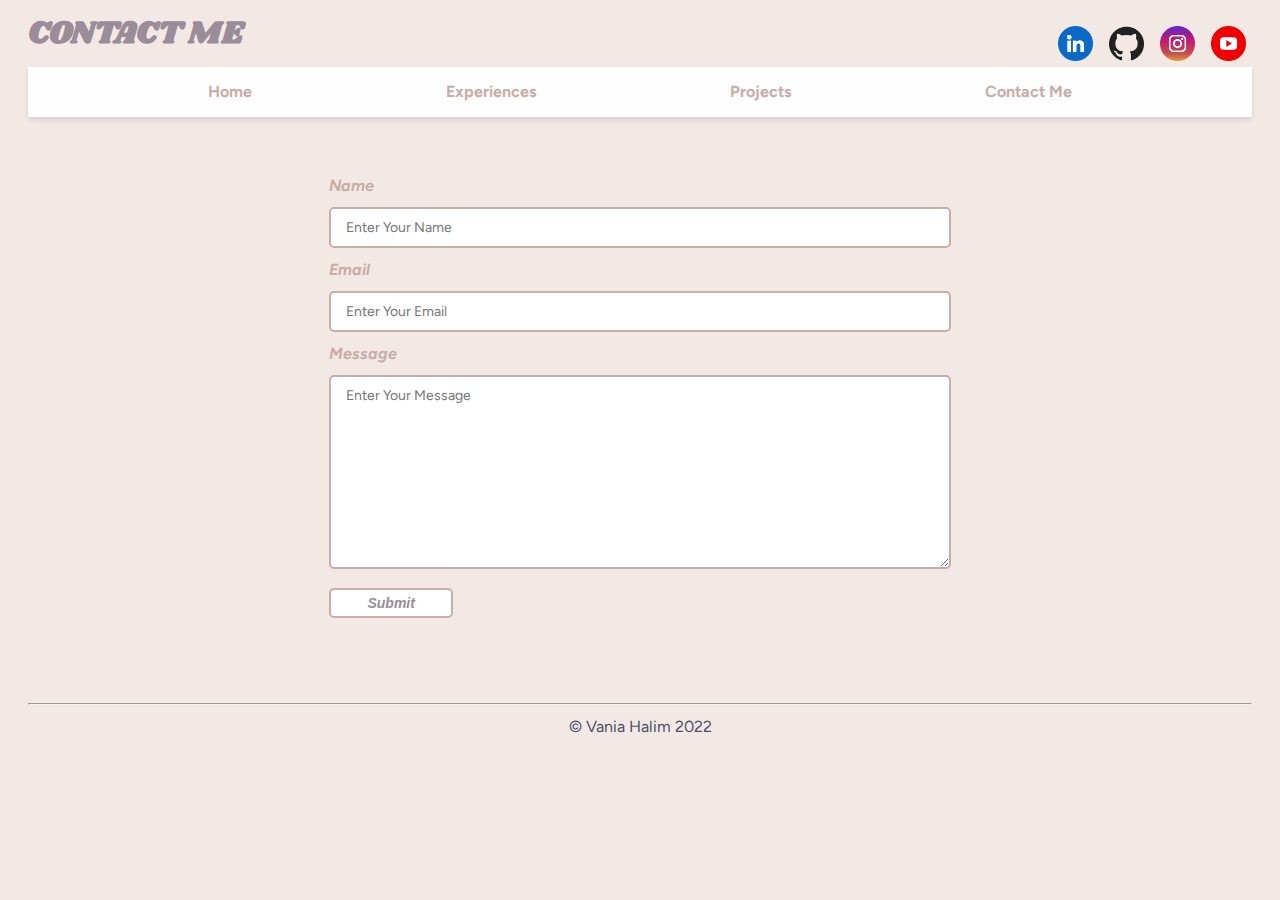
<file: contact.html>
<!DOCTYPE html>
<html lang="en">
<head>
    <meta charset="utf-8" />
    <meta name="author" content="Vania">
    <meta http-equiv="X-UA-Compatible" content="IE=edge" />
    <meta name="viewport" content="width=device-width, initial-scale=1.0" />
    <meta name="keywords" content="Carnegie Mellon University, Information Systems">
    <meta name="description" content="Vania's professional website">
    <title>Vania's Professional Website</title>

    <link rel="stylesheet" type="text/css" href="assets/css/styles.css">

    <link
      rel="icon"
      type="image/png"
      sizes="32x32"
      href="assets/images/headshot.jpg"
    />

    <link
      rel="stylesheet"
      href="https://cdnjs.cloudflare.com/ajax/libs/animate.css/4.1.1/animate.min.css"
    />

</head>
<body>
    <header>
        <h2>CONTACT ME</h2>
        <div class="socials">
          <a href="https://www.linkedin.com/in/vania-halim/" target="_blank"
            ><img
              src="assets/images/icons/linkedin.png"
              alt="LinkedIn"
              loading="lazy"
              class="socicon"
          /></a>
          <a href="https://github.com/vaniahalim" target="_blank"
            ><img
              src="assets/images/icons/github.png"
              alt="Github"
              loading="lazy"
              class="socicon"
          /></a>
          <a href="https://www.instagram.com/vaniacrystall/" target="_blank"
            ><img
              src="assets/images/icons/instagram.png"
              alt="Instagram"
              loading="lazy"
              class="socicon"
          /></a>
          <a href="https://www.youtube.com/channel/UCC_NvPN6S_OUIr4B5WOLBUQ" target="_blank"
            ><img
              src="assets/images/icons/youtube.png"
              alt="YouTube"
              loading="lazy"
              class="socicon"
          /></a>
      </div>
    </header>
    <nav>
      <ul class = "navigation">
          <a href="index.html" class="nav-link">Home</a>
          <a href="experience.html" class="nav-link">Experiences</a>
          <a href="projects.html" class="nav-link">Projects</a>
          <a href="contact.html" class="nav-link">Contact Me</a>
        </ul>
      <button class="burger-menu" id="burger-menu">
        <ion-icon class="bars" name="menu-outline"></ion-icon>
      </button>
    </nav>
    <div id="content">
      <section class="contact" id="contact">
        <div class="contact-form-container">
          <div class="contact-form">
            <form action="https://formspree.io/f/xyylngw" method="POST">
              <div class="form-control">
                <label for="name">Name</label>
                <input
                  type="text"
                  id="name"
                  name="sender-name"
                  placeholder="Enter Your Name"
                  class="input-field"
                  required
                />
              </div>
              <div class="form-control">
                <label for="email">Email</label>
                <input
                  type="email"
                  id="email"
                  name="sender-email"
                  placeholder="Enter Your Email"
                  class="input-field"
                  required
                />
              </div>
              <div class="form-control">
                <label for="message">Message</label>
                <textarea
                  id="message"
                  cols="60"
                  rows="10"
                  placeholder="Enter Your Message"
                  name="message"
                  class="input-field"
                  required
                ></textarea>
              </div>
              <input
                type="submit"
                value="Submit"
                id="submit-btn"
                class="submit-btn"
              />
            </form>
          </div>
        </div>
      </section>
    </div>
    <footer>
        <hr>
        &copy; Vania Halim 2022<br>
    </footer>
</body>
</html>
</file>
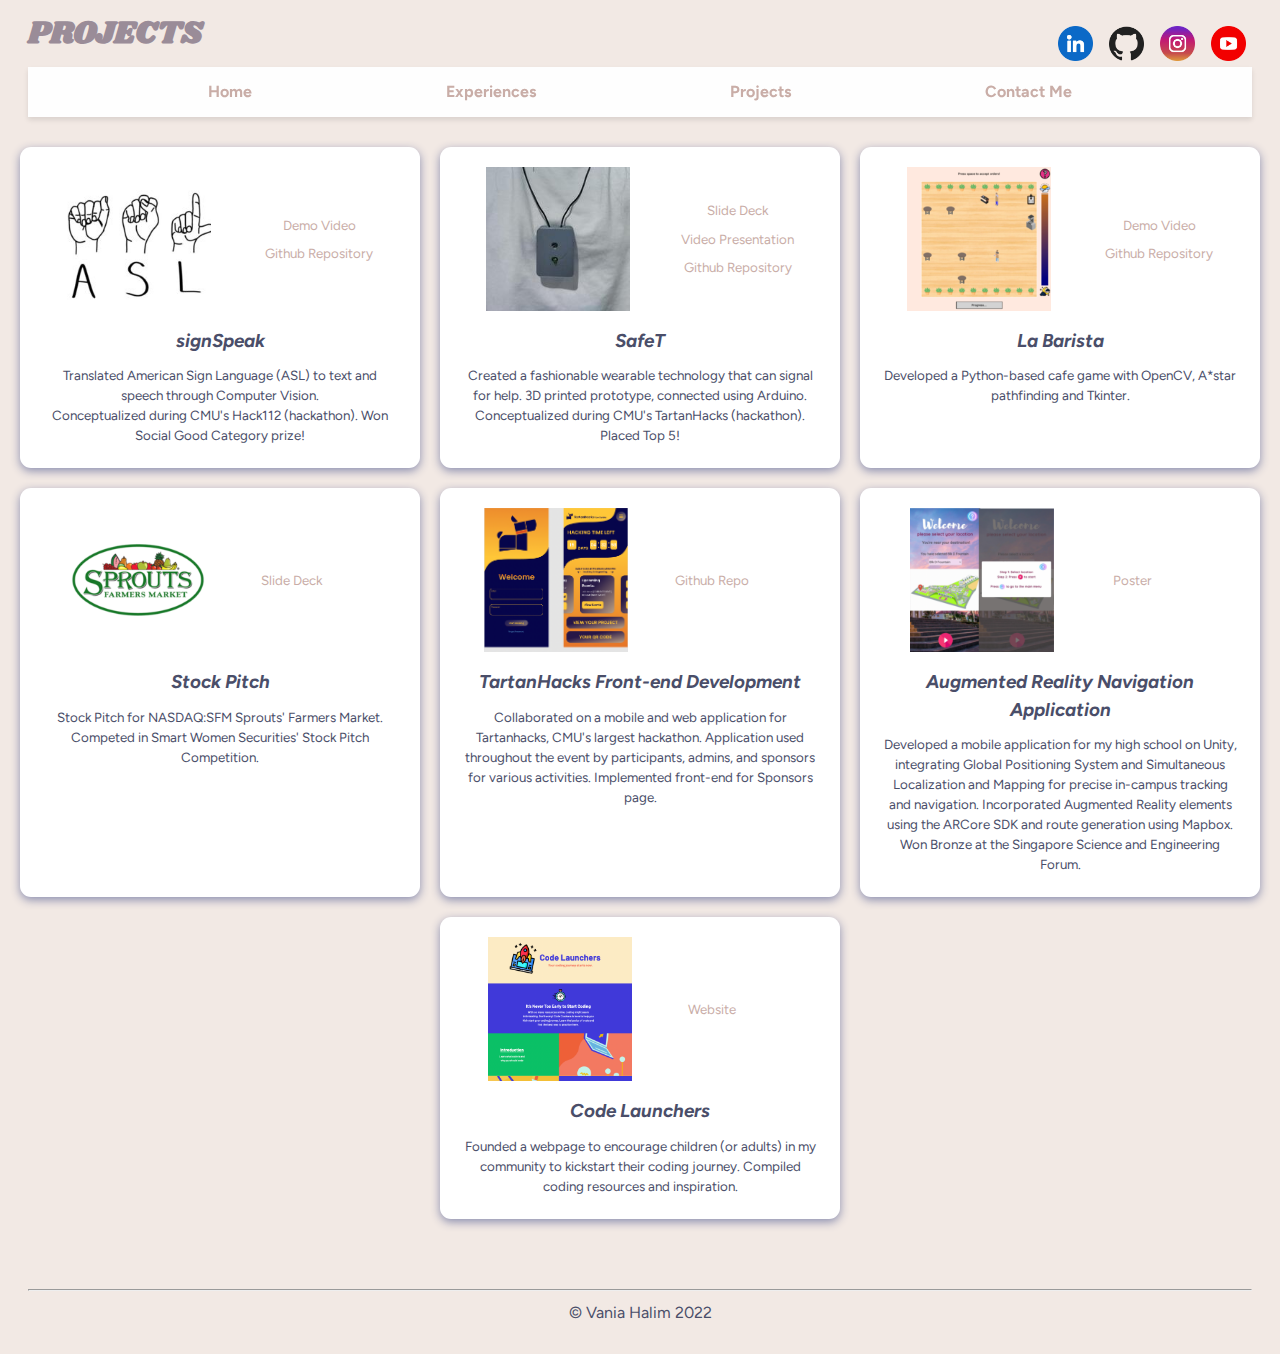
<file: projects.html>
<!DOCTYPE html>
<html lang="en">
<head>
    <meta charset="utf-8" />
    <meta name="author" content="Vania">
    <meta http-equiv="X-UA-Compatible" content="IE=edge" />
    <meta name="viewport" content="width=device-width, initial-scale=1.0" />
    <meta name="keywords" content="Carnegie Mellon University, Information Systems">
    <meta name="description" content="Vania's professional website">
    <title>Vania's Professional Website</title>

    <link rel="stylesheet" type="text/css" href="assets/css/styles.css">

    <link
      rel="icon"
      type="image/png"
      sizes="32x32"
      href="assets/images/headshot.jpg"
    />

    <link
      rel="stylesheet"
      href="https://cdnjs.cloudflare.com/ajax/libs/animate.css/4.1.1/animate.min.css"
    />

</head>
<body>
    <header>
        <h2>PROJECTS</h2>
        <div class="socials">
          <a href="https://www.linkedin.com/in/vania-halim/" target="_blank"
            ><img
              src="assets/images/icons/linkedin.png"
              alt="LinkedIn"
              loading="lazy"
              class="socicon"
          /></a>
          <a href="https://github.com/vaniahalim" target="_blank"
            ><img
              src="assets/images/icons/github.png"
              alt="Github"
              loading="lazy"
              class="socicon"
          /></a>
          <a href="https://www.instagram.com/vaniacrystall/" target="_blank"
            ><img
              src="assets/images/icons/instagram.png"
              alt="Instagram"
              loading="lazy"
              class="socicon"
          /></a>
          <a href="https://www.youtube.com/channel/UCC_NvPN6S_OUIr4B5WOLBUQ" target="_blank"
            ><img
              src="assets/images/icons/youtube.png"
              alt="YouTube"
              loading="lazy"
              class="socicon"
          /></a>
      </div>
    </header>
    <nav>
      <ul class = "navigation">
          <a href="index.html" class="nav-link">Home</a>
          <a href="experience.html" class="nav-link">Experiences</a>
          <a href="projects.html" class="nav-link">Projects</a>
          <a href="contact.html" class="nav-link">Contact Me</a>
      </ul>
      <button class="burger-menu" id="burger-menu">
        <ion-icon class="bars" name="menu-outline"></ion-icon>
      </button>
    </nav>
    <div id="content">
        <section class="projects" id="projects">
          <div class="projects-container">
            <div class="project-container project-card">
              <section class="project-links">
                <img
                src="assets/presentation/asl.png"
                alt="signSpeak"
                loading="lazy"
                class="project-pic"
                />
                <div>
                  <a href="https://youtu.be/e7JpYViUqVc" target="_blank" class="project-link">Demo Video</a><br>
                  <a href="https://github.com/vaniahalim/hack112" target="_blank" class="project-link">Github Repository</a>
                </div>
              </section>
              <h3 class="project-title">signSpeak</h3>
              <p class="project-details">
                Translated American Sign Language (ASL) to text and speech through Computer Vision. <br>
                Conceptualized during CMU's Hack112 (hackathon). Won Social Good Category prize! 
              </p>
            </div>

            <div class="project-container project-card">
              <section class="project-links">
                <img
                  src="assets/presentation/safet.png"
                  alt="safet"
                  loading="lazy"
                  class="project-pic"
                />
                <div>
                  <a href="assets/presentation/safet.pdf" target="_blank" class="project-link">Slide Deck</a><br>
                  <a href="assets/presentation/safet.mov" target="_blank" class="project-link">Video Presentation</a><br>
                  <a href="https://github.com/vaniahalim/tartanhacks2022-weirdoughs" target="_blank" class="project-link">Github Repository</a>
                </div>
              </section>
              <h3 class="project-title">SafeT</h3>
              <p class="project-details">
                Created a fashionable wearable technology that can signal for help. 3D printed prototype, connected using Arduino.
                Conceptualized during CMU's TartanHacks (hackathon). Placed Top 5!
              </p>
              </div>

            <div class="project-container project-card">
              <section class="project-links">
                <img
                  src="assets/presentation/lb.png"
                  alt="labarista"
                  loading="lazy"
                  class="project-pic"
                />
                <div>
                  <a href="https://youtu.be/bOJUl3a9Ueo" target="_blank" class="project-link">Demo Video</a><br>
                  <a href="https://github.com/vaniahalim/15112-TP" target="_blank" class="project-link">Github Repository</a>
                </div>
              </section>
              <h3 class="project-title">La Barista</h3>
              <p class="project-details">
                Developed a Python-based cafe game with OpenCV, A*star pathfinding and Tkinter.
              </p>
              </div>

            <div class="project-container project-card">
              <section class="project-links">
                <img
                  src="assets/presentation/sfm.png"
                  alt="sfm"
                  loading="lazy"
                  class="project-pic"
                />
                <a href="assets/presentation/sfm.pdf" target="_blank" class="project-link">Slide Deck</a><br>
              </section>
              <h3 class="project-title">Stock Pitch</h3>
              <p class="project-details">
                Stock Pitch for NASDAQ:SFM Sprouts' Farmers Market. Competed in Smart Women Securities' Stock Pitch Competition.
              </p>
            </div>

            <div class="project-container project-card">
              <section class="project-links">
                <img
                  src="assets/presentation/tartanhacks.png"
                  alt="scottylabs"
                  loading="lazy"
                  class="project-pic"
                  height=200px
                  width=200px
                />
                <a href="https://github.com/ScottyLabs/tartanhacks_dashboard_v2" target="_blank" class="project-link">Github Repo</a><br>
              </section>
              <h3 class="project-title">TartanHacks Front-end Development</h3>
              <p class="project-details">
                Collaborated on a mobile and web application for Tartanhacks, CMU's largest hackathon.
                Application used throughout the event by participants, admins, and sponsors for various activities.
                Implemented front-end for Sponsors page.
              </p>
            </div>

            <div class="project-container project-card">
              <section class="project-links">
                <img
                  src="assets/presentation/ar.png"
                  alt="scottylabs"
                  loading="lazy"
                  class="project-pic"
                  height=200px
                  width=200px
                />
                <a href="assets/presentation/poster.pdf" target="_blank" class="project-link">Poster</a><br>
              </section>
              <h3 class="project-title">Augmented Reality Navigation Application</h3>
              <p class="project-details">
                Developed a mobile application for my high school on Unity, integrating Global Positioning System and Simultaneous Localization and Mapping for precise in-campus tracking and navigation. 
                Incorporated Augmented Reality elements using the ARCore SDK and route generation using Mapbox.
                Won Bronze at the Singapore Science and Engineering Forum.
              </p>
            </div>

            <div class="project-container project-card">
              <section class="project-links">
                <img
                  src="assets/presentation/codelaunchers.png"
                  alt="codelaunchers"
                  loading="lazy"
                  class="project-pic"
                  height=200px
                  width=200px
                />
                <a href="https://learncodingtoday.wixsite.com/codelaunchers" target="_blank" class="project-link">Website</a><br>
              </section>
              <h3 class="project-title">Code Launchers</h3>
              <p class="project-details">
                Founded a webpage to encourage children (or adults) in my community to kickstart their coding journey.
                Compiled coding resources and inspiration.
              </p>
            </div>

          
          </div>
        </section>
    </div>
    <footer>
        <hr>
        &copy; Vania Halim 2022<br>
    </footer>
</body>
</html>
</file>
<file: assets/css/styles.css>
@import url("https://fonts.googleapis.com/css2?family=Spectral:ital,wght@0,400;0,900;1,700&display=swap");
@import url("https://fonts.googleapis.com/css2?family=Secular One:ital,wght@0,400;0,900;1,700&display=swap");
@import url("https://fonts.googleapis.com/css2?family=Shrikhand:ital,wght@0,400;0,900;1,700&display=swap");
@import url("https://fonts.googleapis.com/css2?family=Secular One:ital,wght@0,400;0,900;1,700&display=swap");
@import url('https://fonts.googleapis.com/css2?family=Rubik:ital,wght@0,400;0,700;0,800;1,700&display=swap');
@import url("https://fonts.googleapis.com/css2?family=Figtree:ital,wght@0,300..900;1,300..900&display=swap");

/* Variables */
:root {
  --font-family: "Figtree", sans-serif;
  --normal-font: 400;
  --bold-font: 700;
  --bolder-font: 900;
  /* --bg-color: rgb(255, 235, 239); */
  --bg-color: #F2E9E4;
  --primary-color: #C9ADA7;
  --secondary-color: #9A8C98;
  --primary-shadow: #8b8eaf;
  --body-color: #4A4E69;
  --secondary-shadow: #a17a69;
  --box-color: rgb(238, 250, 255);
  --bottom-margin: 0.5rem;
  --bottom-margin-2: 1rem;
  --line-height: 1.7rem;
  --transition: 0.3s;
}
/* Variables end */

html {
  scroll-behavior: smooth;
}

/* CSS Resets */
* {
  margin: 1;
  padding: 0;
  box-sizing: border-box;
}

ul {
  list-style-type: none;
}

a {
  text-decoration: none;
  color: var(--primary-color);
}

a:hover {
  color: var(--secondary-color);
}

body {
  font-family: var(--font-family);
  font-size: 100%;
  line-height: 1.7em;
  color: var(--body-color);
  background-color: var(--bg-color);
  margin: 1;
}

/* 
body{
    font-family:-apple-system, BlinkMacSystemFont, 'Segoe UI', Roboto, Oxygen, Ubuntu, Cantarell, 'Open Sans', 'Helvetica Neue', sans-serif;
    font-size: 100%;
    line-height: 1.7em;
    color:black;
} */

h1{
    color:var(--secondary-color);
    font-family: "Shrikhand";
    font-size: 3em;
    margin: 20px 20px 10px;
}

h2 {
    font-family: "Shrikhand";
    color:var(--secondary-color);
    font-weight: var(--bold-font);
    font-size: 2em;
    margin: 20px 20px 10px;
}

h3 {
    font-family: var(--font-family);
    font-weight: var(--bold-font);
    margin: 10px 20px;
}

h4 {
    font-family: var(--font-family);
    font-weight: var(--bold-font);
    margin: 20px 20px 0px;
}


/* navigation */
nav ul{
    font-weight: 700;
    margin: 20px;
    position: sticky;
    top: 0;
    z-index: 1;
    display: flex;
    align-items: center;
    justify-content: space-evenly;
    padding: 0.7rem 1rem;
    box-shadow: 0 3px 5px rgba(0, 0, 0, 0.1);
    background-color: rgb(254, 254, 254);
}

nav a {
    color: var(--primary-color);
    transition: var(--transition);
}
nav a:hover {
    color: var(--secondary-color);
    border-bottom: 2px solid var(--secondary-color);
}

nav ul {
    display: flex;
    gap: 1.9rem;
}

.burger-menu {
    color: var(--primary-color);
    font-size: 2rem;
    border: 0;
    background-color: transparent;
    cursor: pointer;
    display: none;
}

/* footer */
footer {
    padding: 1.25rem;
    text-align: center;
    margin: 2rem 0 0;
}

/* socials */
.socials {
    display: flex;
    flex-direction: row;
    right: 2%;
    top: 2%;
    position: absolute;
}
  
.socicon {
    width: 3.2rem;
    height: 3.2rem;
    padding: 0.5rem;
}

/* hero */
.hero {
    display: flex;
    align-items: center;
    justify-content: center;
    gap: 2.5rem;
    max-width: 68.75rem;
    margin: auto;
}

.hero img {
    padding: 0.5rem 0.5rem;
    border-radius: 50%;
    width:250px;
    height:250px;
    object-fit:cover;
    box-shadow: 0px 2px 15px 1px var(--primary-shadow);
}

.bio {
    width: 25rem;
    padding: 0.25rem;
    border-radius: 6px;
    /* box-shadow: 0px 2px 15px 2px var(--primary-shadow); */
    background-color:rgb(254, 254, 254);
}

.bio h3 {
    margin-bottom: var(--bottom-margin);
    text-align: center;
}

.bio p {
    line-height: var(--line-height);
    padding: 0.3rem;
    text-align: center;
}

/* languages table */

.lang-table {
    margin: 20px;
    font-size: 0.9em;
    border-color:rgb(52, 16, 119);
    border-collapse: collapse;
    box-shadow: 0 0 20px rgba(0, 0, 0, 0.15);
    border-radius: 6px;  
}

.lang-table thead th{
    background-color: var(--primary-color);
    color: white;
    text-align: left;
}

.lang-table th,
.lang-table td {
    padding: 1px 10px;
    justify-content: start;
    width: 150px;
    text-align: left;
}

.lang-table tr:hover {
    /* background-color:rgb(202, 235, 250); */
    font-weight:bold;
}

.lang-table tr {
    border-bottom: thin solid #d0cbcb;
}

.lang-table tr:nth-of-type(even) {
    background-color: #ffffffff;
}


/* courses table */
/* table tr {
	display: table-cell;
}
table tr td {
	display: block;
} */

table {
    display: table;
}

.styled-table h4 {
   margin: 20px;
}

.styled-table {
    border-collapse: collapse;
    margin: 20px;
    font-size: 0.9em;
    box-shadow: 0 0 20px rgba(0, 0, 0, 0.15);
}

.styled-table thead tr {
    background-color: var(--primary-color) ;
    color: #ffffff;
    text-align: center;
    margin: 0px 0px;
}

.styled-table th,
.styled-table td {
    padding: 7px 7px;
    justify-content: start;
    max-width: 200px;
    min-width: 100px;
    text-align: center;
    vertical-align: top;
}

.styled-table td:hover {background-color:white;}

.styled-table tbody tr {
    border-bottom: 1px solid #dddddd;
    justify-content:start;
}

/* .styled-table tbody tr:nth-of-type(even) {
    background-color: #f3f3f3;
} */

/* .styled-table tbody tr:last-of-type {
    border-bottom: 2px solid var(--primary-color);
} */


/* projects */
.projects {
    background-color: var(--bg-color);
    padding: 0 0;
}
  
.project-pic {
    width: 40%;
    height: 40%;
}

.project-links {
    display: flex;
    justify-content: space-around;
    align-items: center;
}

.projects-container {
    display: flex;
    align-items: stretch;
    justify-content: center;
    flex-wrap: wrap;
    margin:0rem;
}

.project-title {
    text-align: center;
    margin: 1rem 0rem;
    padding: 0rem;
    font-style:italic;
}
  
.project-container {
    text-align: center;
    width: 25rem;
}

.project-container p {
    padding: 0.2rem;
    font-size:smaller;
    line-height: 150%;
    margin: 0rem;
  }
  
.project-title {
    margin-bottom: var(--bottom-margin);    
}

.project-details {
    margin-bottom: var(--bottom-margin);
}

.project-link {
    font-size:smaller;
    padding:0rem;
    margin:0rem;
}
.project-card {
    background-color: white;
    border-radius: 11px;
    box-shadow: 0 3px 10px var(--primary-shadow);
    padding: 20px;
    margin: 10px;
}

/* contact */
.contact-all {
    display: flex;
    align-items: center;
    justify-content: center;
    gap: 2.5rem;
    max-width: 68.75rem;
    margin: auto;
}

.contact {
    margin-top: 2rem;
}

.contact h2 {
    text-align: center;
    margin-bottom: var(--bottom-margin-2);
}

.contact-form-container {
    max-width: 40.75rem;
    margin: 0 auto;
    padding: 0.938rem;
    border-radius: 5px;
    /* box-shadow: 0 3px 10px var(--secondary-shadow); */
}

.contact-form-container label {
    line-height: 2.7em;
    font-weight: var(--bold-font);
    color: var(--primary-color);
    font-style: italic;
    font-weight: 700;
}

.contact-form-container textarea {
    min-height: 6.25rem;
    font-size: 14px;
    padding: 10px 15px;
}

.contact-form-container .input-field {
    width: 100%;
    padding: 10px 15px;
    border-radius: 5px;
    border: none;
    border: 2px solid var(--primary-color);
    font-size: 0.875rem;
    font-family: var(--font-family);
    outline: none;
}

.submit-btn {
    width: 20%;
    padding: 5px;
    margin: 10px 0;
    background-color: #fff;
    color:var(--secondary-color);;
    font-style:italic;
    border: 2px solid var(--primary-color);
    border-radius: 5px;
    font-weight: var(--bold-font);
    font-size: 0.875rem;
    transition: var(--transition);
}

.submit-btn:hover {
    background-color: var(--primary-color);
    color:rgb(254, 254, 254);
    border: 2px solid var(--primary-color);
    cursor: pointer;
}

/* responsiveness */
@media screen and (max-width: 720px) {
    nav ul {
        position: fixed;
        background-color: var(--bg-color);
        flex-direction: column;
        top: 10%;
        left: 0%;
        width: 20%;
        /* height: 100px; */
        text-align: center;
        transform: translateX(-120%);
        transition: transform 0.5s ease-in;
      }
    
    nav ul li {
        margin: 0px;
        padding: 0px;
    }

    .burger-menu {
        display: block;
        margin: 1;
    }

    #burger-menu-exp {
        display: block;
        /* float:right; */
        margin: 50;
        width: 100px;
        height:100px;
    }
    nav ul.show {
        transform: translateX(0);
    }

    .hero {
        margin: 0rem;
        flex-direction: column;
        justify-content: center;
    }
    
    .hero img {
        padding: 0rem;
    }
    
    .bio {
        margin:0rem;
        padding:0rem;
    }
  }

/* slideshow */
.slider-body{
height: 80vh;
display: flex;
justify-content: center;
align-items: center;
margin: 0;
padding: 0;
}

.slider{
position: relative;
background: #000116;
width: 900px;
min-height: 600px;
margin: 0px 0px;
padding: 0px;
overflow: hidden;
border-radius: 10px;
}

.slider .slide{
position: absolute;
width: 100%;
height: 100%;
clip-path: circle(0% at 0 50%);
}

.slider .slide.active{
clip-path: circle(150% at 0 50%);
transition: 1.5s;
}

.slider .slide img{
position: absolute;
width: 100%;
height: 100%;
object-fit: cover;
}

.slider .slide .info{
position: absolute;
color: var(--body-color);
background: rgba(255, 255, 255, 0.85);
width: 90%;
margin-top: 50px;
margin-left: 50px;
margin-right: 50px;
padding: 20px;
border-radius: 5px;
box-shadow: 0 5px 25px rgb(1 1 1 / 5%);
}

.slider .slide .info h2{
font-size: 1.7em;
font-weight: var(--bold-font);
}

.slider .slide .info h3{
font-size: 1.3em;
font-weight: var(--bold-font);
}

.slider .slide .info p{
font-size: 1em;
font-weight: 400;
}

.slide-navigation{
height: 550px;
display: flex;
align-items: center;
justify-content: space-between;
opacity: 0;
transition: opacity 0.5s ease;
}

.slider:hover .slide-navigation{
opacity: 1;
}

.prev-btn, .next-btn{
z-index: 999;
font-size: 2em;
color: var(--body-color);
background: rgba(255, 255, 255, 0.8);
padding: 10px;
cursor: pointer;
}

.prev-btn{
border-top-right-radius: 3px;
border-bottom-right-radius: 3px;
}

.next-btn{
border-top-left-radius: 3px;
border-bottom-left-radius: 3px;
}

.navigation-visibility{
z-index: 999;
display: flex;
justify-content: center;
}

.navigation-visibility .slide-icon{
z-index: 999;
background: rgba(255, 255, 255, 0.5);
width: 20px;
height: 10px;
transform: translateY(-50px);
margin: 0 6px;
border-radius: 2px;
box-shadow: 0 5px 25px rgb(1 1 1 / 20%);
}

.navigation-visibility .slide-icon.active{
background: var(--primary-color);
}

@media (max-width: 900px){
.slider{
    width: 100%;
}

.slider .slide .info{
    position: relative;
    width: 80%;
    margin-left: auto;
    margin-right: auto;
}
}

@media (max-width: 500px){
.slider .slide .info h2{
    font-size: 1.8em;
    line-height: 40px;
}

.slider .slide .info p{
    font-size: 0.9em;
}
}
</file>
